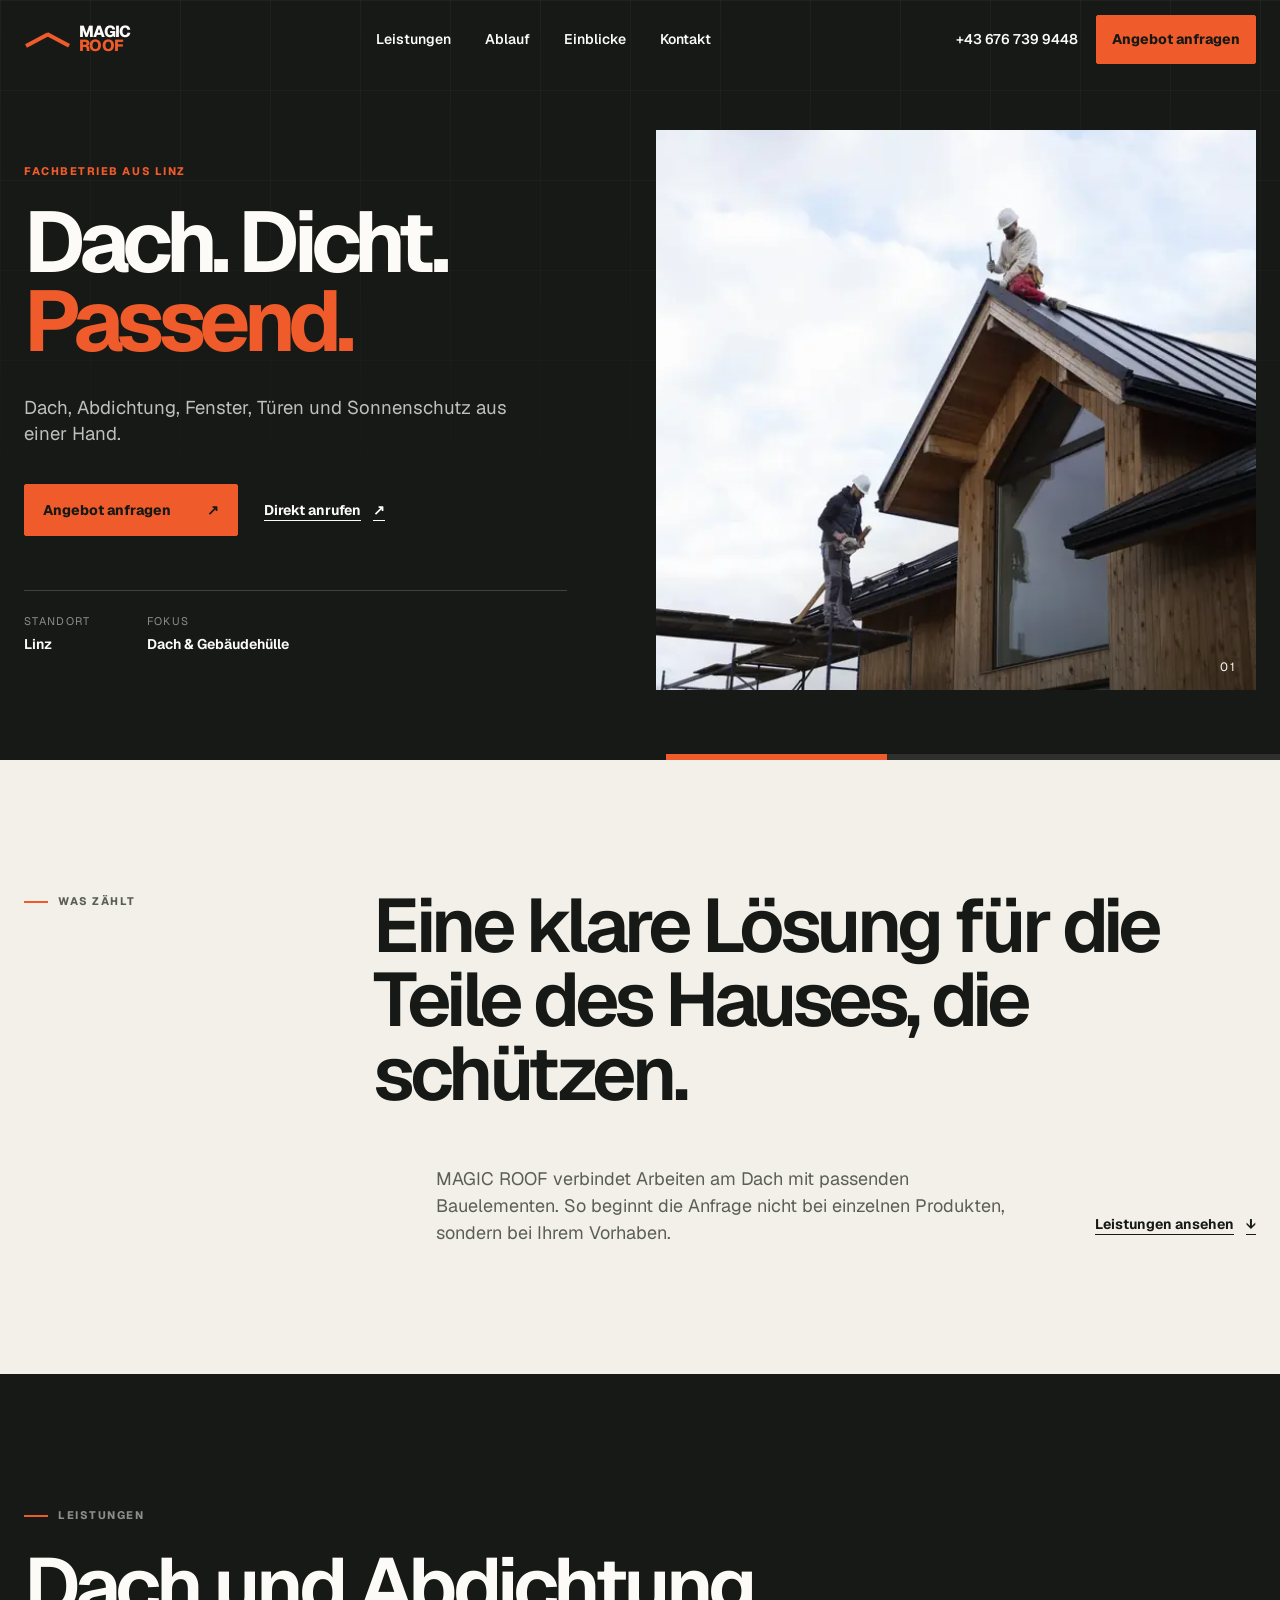
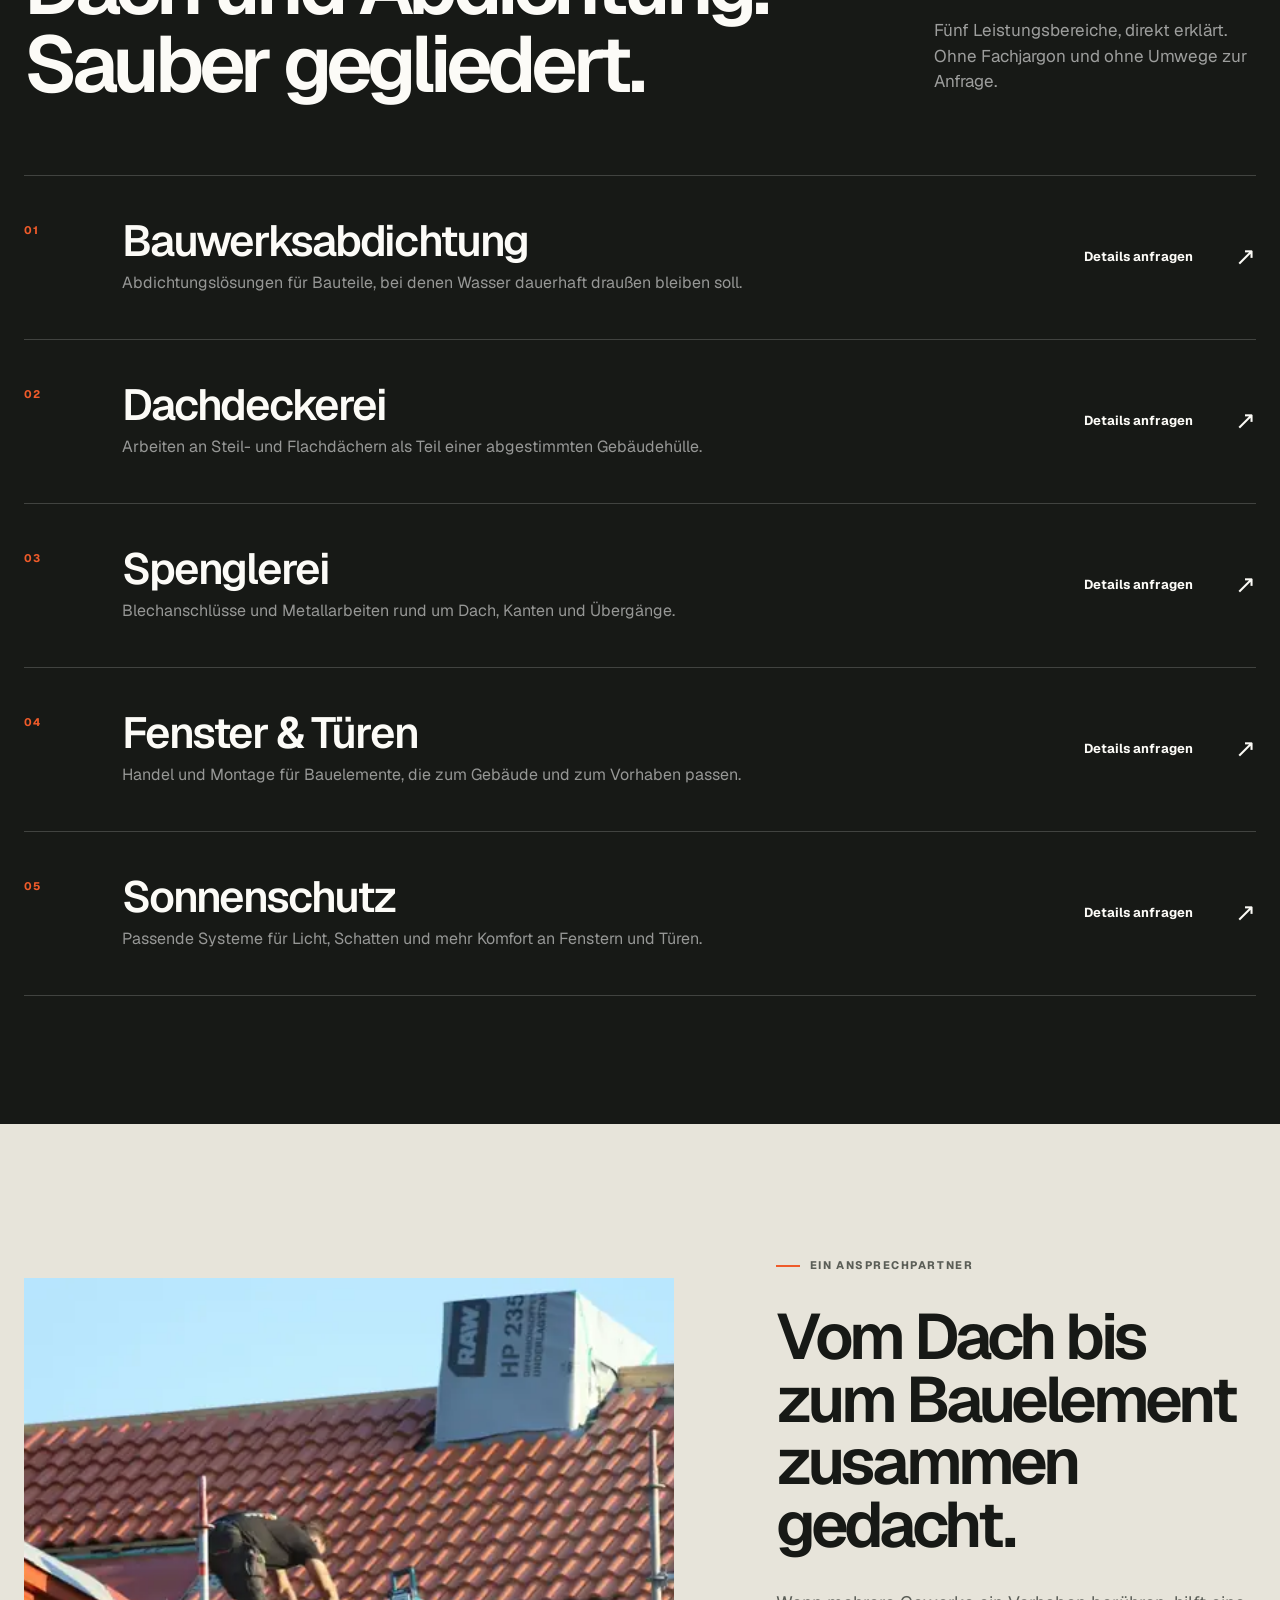
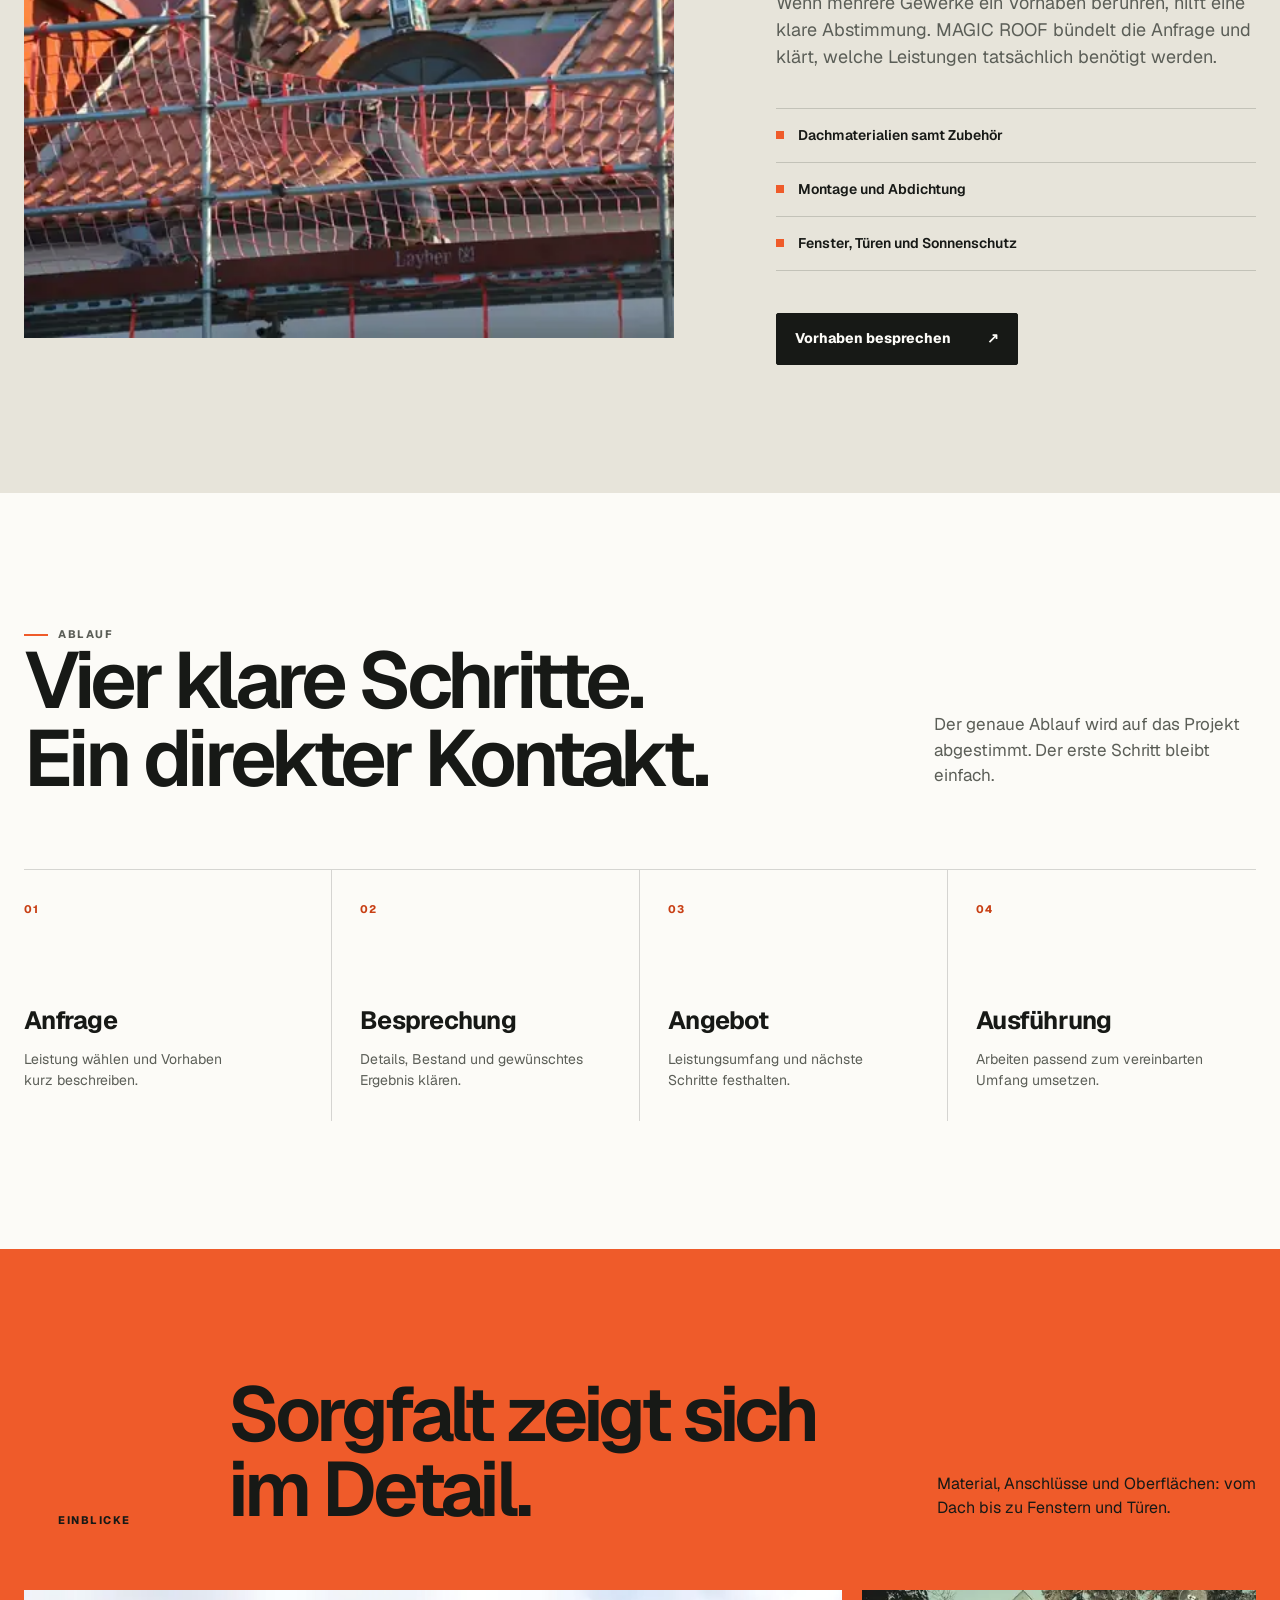
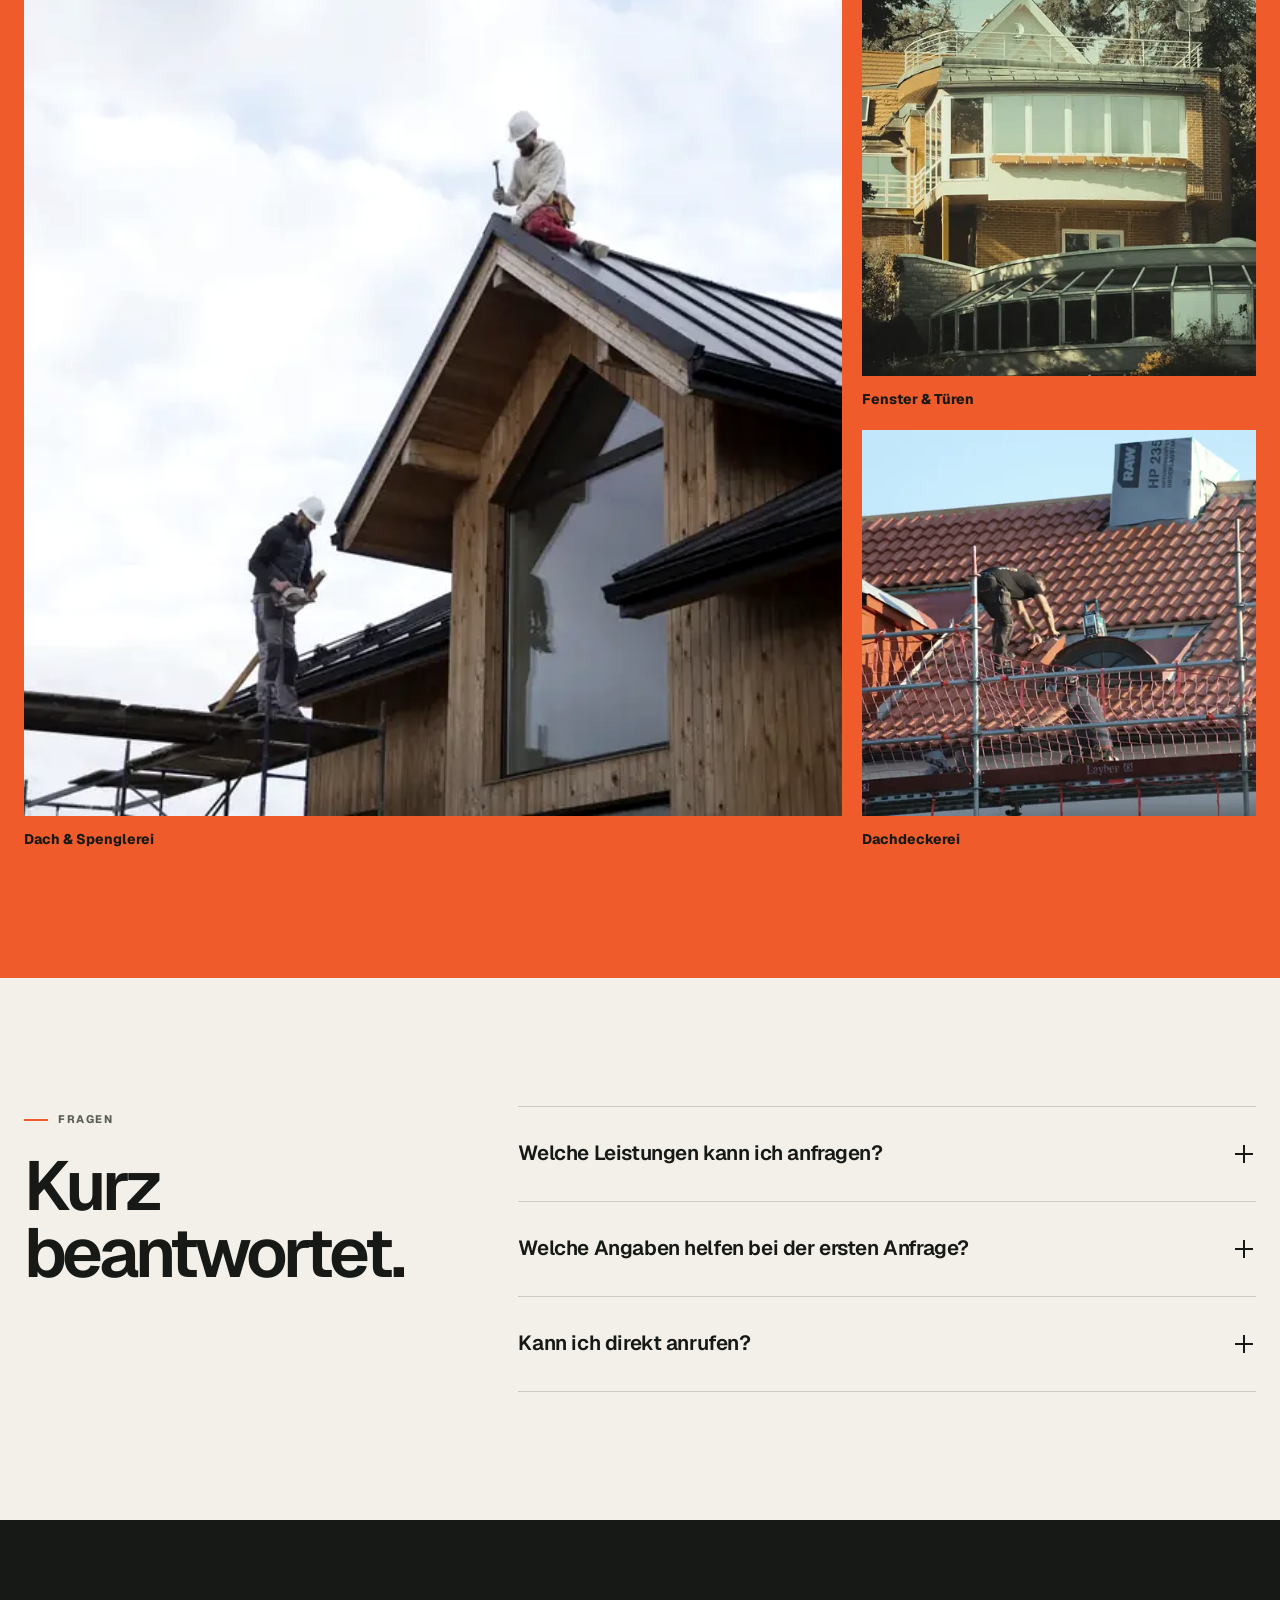
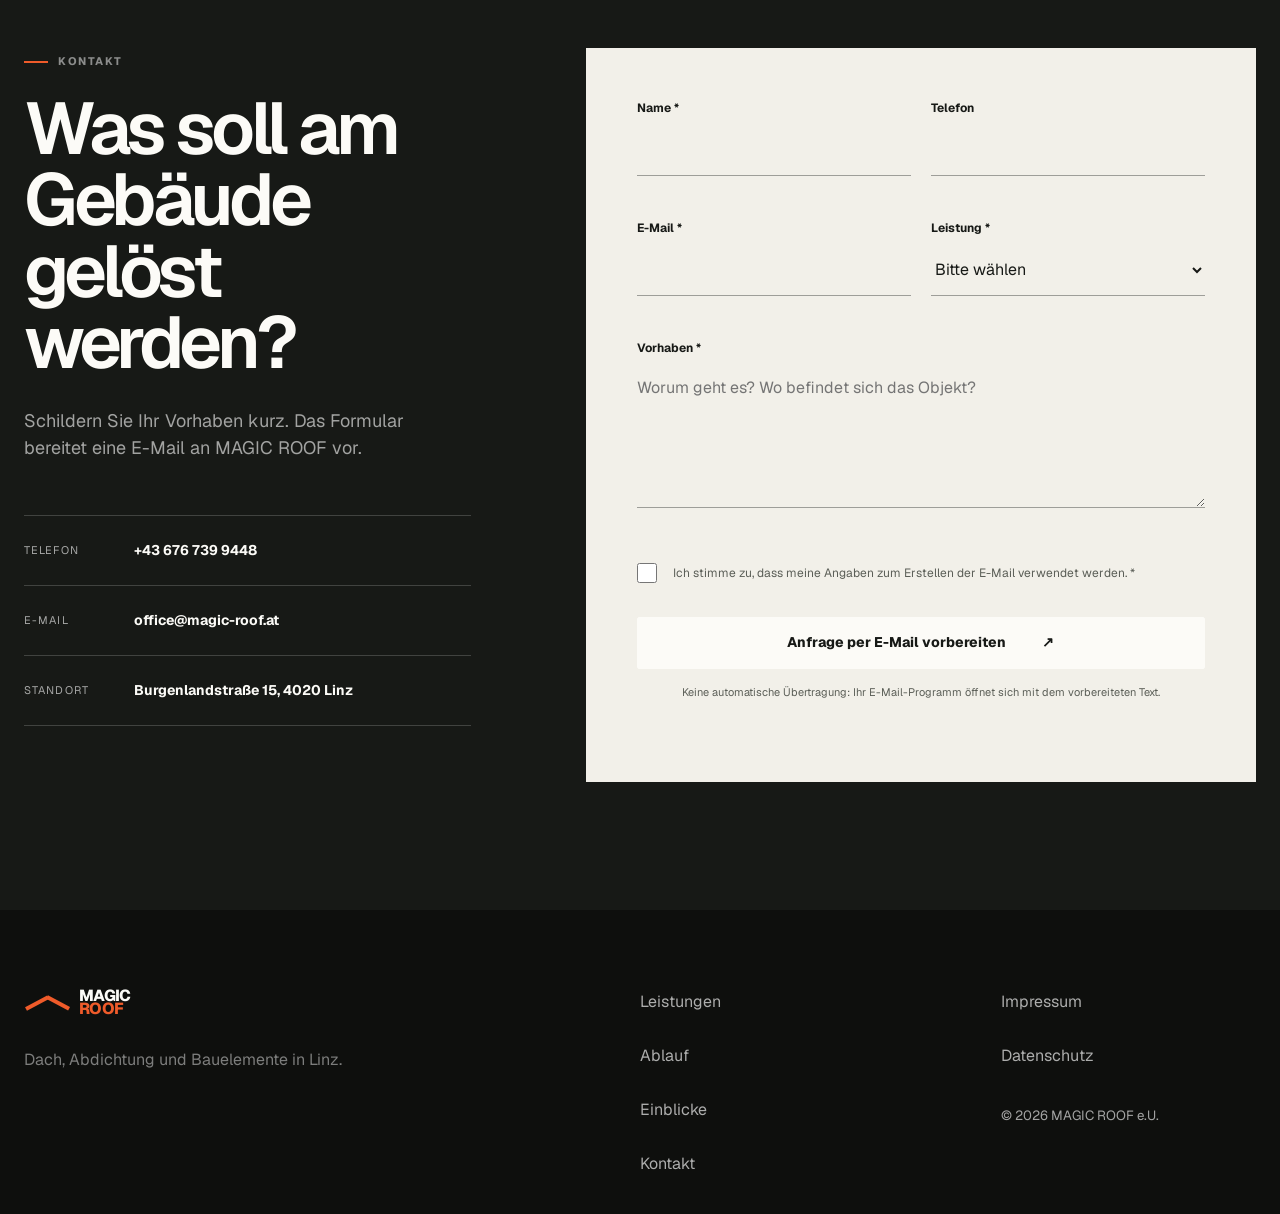
<file: index.html>
<!doctype html>
<html lang="de">
<head>
  <meta charset="utf-8">
  <meta name="viewport" content="width=device-width, initial-scale=1, viewport-fit=cover">
  <meta name="theme-color" content="#171916">
  <meta name="description" content="MAGIC ROOF e.U. in Linz: Bauwerksabdichtung, Dachdeckerei, Spenglerei, Fenster, Türen und Sonnenschutz. Jetzt Angebot anfragen.">
  <meta name="robots" content="noindex,nofollow">
  <meta http-equiv="Content-Security-Policy" content="default-src 'self'; img-src 'self'; style-src 'self'; script-src 'self'; connect-src 'none'; object-src 'none'; base-uri 'self'; form-action 'self' mailto:">
  <meta property="og:type" content="website">
  <meta property="og:locale" content="de_AT">
  <meta property="og:title" content="MAGIC ROOF e.U. | Dach, Abdichtung und Bauelemente in Linz">
  <meta property="og:description" content="Lösungen für Dach, Abdichtung, Fenster, Türen und Sonnenschutz in Linz.">
  <meta property="og:url" content="https://vasylian.com/magic-roof-concept/">
  <meta property="og:image" content="https://vasylian.com/magic-roof-concept/assets/images/roof-detail.webp">
  <meta name="twitter:card" content="summary_large_image">
  <link rel="canonical" href="https://vasylian.com/magic-roof-concept/">
  <link rel="icon" href="favicon.svg" type="image/svg+xml">
  <link rel="preload" href="assets/vendor/geist-latin.woff2" as="font" type="font/woff2" crossorigin>
  <link rel="preload" href="assets/images/roof-detail.webp" imagesrcset="assets/images/roof-detail-840.webp 840w, assets/images/roof-detail.webp 1200w" imagesizes="(max-width: 960px) calc(100vw - 28px), min(50vw, 746px)" as="image" type="image/webp" fetchpriority="high">
  <link rel="stylesheet" href="styles.css">
  <title>MAGIC ROOF e.U. | Dach, Abdichtung und Bauelemente in Linz</title>
  <script type="application/ld+json">
  {
    "@context": "https://schema.org",
    "@type": "HomeAndConstructionBusiness",
    "name": "MAGIC ROOF e.U.",
    "url": "https://vasylian.com/magic-roof-concept/",
    "email": "office@magic-roof.at",
    "telephone": "+436767399448",
    "address": {
      "@type": "PostalAddress",
      "streetAddress": "Burgenlandstraße 15",
      "postalCode": "4020",
      "addressLocality": "Linz",
      "addressCountry": "AT"
    }
  }
  </script>
</head>
<body>
  <a class="skip-link" href="#main">Zum Inhalt springen</a>
  <div class="scroll-progress" aria-hidden="true"><span></span></div>

  <header class="site-header" data-header>
    <div class="shell header-inner">
      <a class="brand" href="#top">
        <span class="brand-mark" aria-hidden="true"><i></i><i></i></span>
        <span class="brand-words"><b>MAGIC</b> <b>ROOF</b></span>
      </a>
      <nav class="desktop-nav" aria-label="Hauptnavigation">
        <a href="#leistungen">Leistungen</a>
        <a href="#ablauf">Ablauf</a>
        <a href="#projekte">Einblicke</a>
        <a href="#kontakt">Kontakt</a>
      </nav>
      <div class="header-actions">
        <a class="phone-link" href="tel:+436767399448" aria-label="MAGIC ROOF anrufen unter +43 676 739 9448">+43 676 739 9448</a>
        <a class="button button-small" href="#kontakt">Angebot anfragen</a>
        <button class="menu-button" type="button" aria-expanded="false" aria-controls="mobile-menu" aria-label="Menü öffnen">
          <span></span><span></span>
        </button>
      </div>
    </div>
  </header>

  <div class="mobile-menu" id="mobile-menu" inert hidden>
    <nav aria-label="Mobile Navigation">
      <a href="#leistungen"><span>01</span>Leistungen</a>
      <a href="#ablauf"><span>02</span>Ablauf</a>
      <a href="#projekte"><span>03</span>Einblicke</a>
      <a href="#kontakt"><span>04</span>Kontakt</a>
    </nav>
    <div class="mobile-menu-contact">
      <a href="tel:+436767399448">+43 676 739 9448</a>
      <a href="mailto:office@magic-roof.at">office@magic-roof.at</a>
    </div>
  </div>

  <main id="main">
    <section class="hero" id="top" aria-labelledby="hero-title">
      <div class="shell hero-grid">
        <div class="hero-copy">
          <p class="eyebrow hero-eyebrow"><span>Fachbetrieb aus Linz</span></p>
          <h1 id="hero-title">
            <span class="hero-line"><span>Dach. Dicht.</span></span>
            <span class="hero-line"><span>Passend.</span></span>
          </h1>
          <p class="hero-intro">Dach, Abdichtung, Fenster, Türen und Sonnenschutz aus einer Hand.</p>
          <div class="hero-actions">
            <a class="button" href="#kontakt">Angebot anfragen <span aria-hidden="true">↗</span></a>
            <a class="text-link" href="tel:+436767399448">Direkt anrufen <span aria-hidden="true">↗</span></a>
          </div>
          <dl class="hero-facts" aria-label="Kurzprofil">
            <div><dt>Standort</dt><dd>Linz</dd></div>
            <div><dt>Fokus</dt><dd>Dach &amp; Gebäudehülle</dd></div>
          </dl>
        </div>

        <figure class="hero-media" data-hero-media>
          <div class="image-wrap">
            <img src="assets/images/roof-detail.webp" srcset="assets/images/roof-detail-840.webp 840w, assets/images/roof-detail.webp 1200w" sizes="(max-width: 960px) calc(100vw - 28px), min(50vw, 746px)" width="1200" height="800" alt="Zwei Fachkräfte arbeiten an einem modernen Metalldach" fetchpriority="high">
            <span class="media-index" aria-hidden="true">01</span>
          </div>
        </figure>
      </div>
      <div class="hero-rule" aria-hidden="true"><span></span></div>
    </section>

    <section class="intro section" aria-labelledby="intro-title">
      <div class="shell intro-grid">
        <p class="section-label" data-reveal>Was zählt</p>
        <div>
          <h2 id="intro-title" class="display-title" data-reveal>Eine klare Lösung für die Teile des Hauses, die schützen.</h2>
          <div class="intro-bottom" data-reveal>
            <p>MAGIC ROOF verbindet Arbeiten am Dach mit passenden Bauelementen. So beginnt die Anfrage nicht bei einzelnen Produkten, sondern bei Ihrem Vorhaben.</p>
            <a class="text-link" href="#leistungen">Leistungen ansehen <span aria-hidden="true">↓</span></a>
          </div>
        </div>
      </div>
    </section>

    <section class="services section section-dark" id="leistungen" aria-labelledby="services-title">
      <div class="shell">
        <div class="section-heading">
          <div>
            <p class="section-label section-label-light" data-reveal>Leistungen</p>
            <h2 id="services-title" data-reveal>Dach und Abdichtung.<br>Sauber gegliedert.</h2>
          </div>
          <p class="heading-copy" data-reveal>Fünf Leistungsbereiche, direkt erklärt. Ohne Fachjargon und ohne Umwege zur Anfrage.</p>
        </div>

        <div class="service-list">
          <article class="service-item" data-reveal>
            <span class="service-number">01</span>
            <div><h3>Bauwerksabdichtung</h3><p>Abdichtungslösungen für Bauteile, bei denen Wasser dauerhaft draußen bleiben soll.</p></div>
            <a href="#kontakt" aria-label="Details anfragen - Bauwerksabdichtung"><span>Details anfragen</span><b aria-hidden="true">↗</b></a>
          </article>
          <article class="service-item" data-reveal>
            <span class="service-number">02</span>
            <div><h3>Dachdeckerei</h3><p>Arbeiten an Steil- und Flachdächern als Teil einer abgestimmten Gebäudehülle.</p></div>
            <a href="#kontakt" aria-label="Details anfragen - Dachdeckerei"><span>Details anfragen</span><b aria-hidden="true">↗</b></a>
          </article>
          <article class="service-item" data-reveal>
            <span class="service-number">03</span>
            <div><h3>Spenglerei</h3><p>Blechanschlüsse und Metallarbeiten rund um Dach, Kanten und Übergänge.</p></div>
            <a href="#kontakt" aria-label="Details anfragen - Spenglerei"><span>Details anfragen</span><b aria-hidden="true">↗</b></a>
          </article>
          <article class="service-item" data-reveal>
            <span class="service-number">04</span>
            <div><h3>Fenster &amp; Türen</h3><p>Handel und Montage für Bauelemente, die zum Gebäude und zum Vorhaben passen.</p></div>
            <a href="#kontakt" aria-label="Details anfragen - Fenster und Türen"><span>Details anfragen</span><b aria-hidden="true">↗</b></a>
          </article>
          <article class="service-item" data-reveal>
            <span class="service-number">05</span>
            <div><h3>Sonnenschutz</h3><p>Passende Systeme für Licht, Schatten und mehr Komfort an Fenstern und Türen.</p></div>
            <a href="#kontakt" aria-label="Details anfragen - Sonnenschutz"><span>Details anfragen</span><b aria-hidden="true">↗</b></a>
          </article>
        </div>
      </div>
    </section>

    <section class="focus section" aria-labelledby="focus-title">
      <div class="shell focus-grid">
        <figure class="focus-image" data-reveal>
          <img src="assets/images/roof-work.webp" srcset="assets/images/roof-work-720.webp 720w, assets/images/roof-work.webp 1800w" sizes="(max-width: 960px) calc(100vw - 36px), min(54vw, 817px)" width="1800" height="1200" decoding="async" alt="Fachkraft bei Arbeiten an einem Ziegeldach">
        </figure>
        <div class="focus-copy">
          <p class="section-label" data-reveal>Ein Ansprechpartner</p>
          <h2 id="focus-title" data-reveal>Vom Dach bis zum Bauelement zusammen gedacht.</h2>
          <p data-reveal>Wenn mehrere Gewerke ein Vorhaben berühren, hilft eine klare Abstimmung. MAGIC ROOF bündelt die Anfrage und klärt, welche Leistungen tatsächlich benötigt werden.</p>
          <ul class="check-list" data-reveal>
            <li><span aria-hidden="true"></span>Dachmaterialien samt Zubehör</li>
            <li><span aria-hidden="true"></span>Montage und Abdichtung</li>
            <li><span aria-hidden="true"></span>Fenster, Türen und Sonnenschutz</li>
          </ul>
          <a class="button button-dark" href="#kontakt" data-reveal>Vorhaben besprechen <span aria-hidden="true">↗</span></a>
        </div>
      </div>
    </section>

    <section class="process section" id="ablauf" aria-labelledby="process-title">
      <div class="shell">
        <div class="section-heading section-heading-light">
          <div>
            <p class="section-label" data-reveal>Ablauf</p>
            <h2 id="process-title" data-reveal>Vier klare Schritte.<br>Ein direkter Kontakt.</h2>
          </div>
          <p class="heading-copy" data-reveal>Der genaue Ablauf wird auf das Projekt abgestimmt. Der erste Schritt bleibt einfach.</p>
        </div>
        <ol class="process-list">
          <li data-reveal><span>01</span><h3>Anfrage</h3><p>Leistung wählen und Vorhaben kurz beschreiben.</p></li>
          <li data-reveal><span>02</span><h3>Besprechung</h3><p>Details, Bestand und gewünschtes Ergebnis klären.</p></li>
          <li data-reveal><span>03</span><h3>Angebot</h3><p>Leistungsumfang und nächste Schritte festhalten.</p></li>
          <li data-reveal><span>04</span><h3>Ausführung</h3><p>Arbeiten passend zum vereinbarten Umfang umsetzen.</p></li>
        </ol>
      </div>
    </section>

    <section class="projects section section-orange" id="projekte" aria-labelledby="projects-title">
      <div class="shell">
        <div class="projects-heading">
          <p class="section-label section-label-dark" data-reveal>Einblicke</p>
          <h2 id="projects-title" data-reveal>Sorgfalt zeigt sich im Detail.</h2>
          <p data-reveal>Material, Anschlüsse und Oberflächen: vom Dach bis zu Fenstern und Türen.</p>
        </div>
        <div class="project-gallery">
          <figure class="project project-wide" data-reveal>
            <img src="assets/images/roof-detail.webp" srcset="assets/images/roof-detail-840.webp 840w, assets/images/roof-detail.webp 1200w" sizes="(max-width: 960px) calc(100vw - 36px), min(64vw, 934px)" width="1200" height="800" decoding="async" alt="Metalldach an einem Holzhaus während der Montage">
            <figcaption><span>Dach &amp; Spenglerei</span></figcaption>
          </figure>
          <figure class="project" data-reveal>
            <img src="assets/images/house-windows.webp" srcset="assets/images/house-windows-720.webp 720w, assets/images/house-windows.webp 1500w" sizes="(max-width: 960px) calc(50vw - 28px), min(31vw, 466px)" width="1500" height="1000" decoding="async" alt="Wohnhaus mit großen Fensterflächen und Wintergarten">
            <figcaption><span>Fenster &amp; Türen</span></figcaption>
          </figure>
          <figure class="project" data-reveal>
            <img src="assets/images/roof-work.webp" srcset="assets/images/roof-work-720.webp 720w, assets/images/roof-work.webp 1800w" sizes="(max-width: 960px) calc(50vw - 28px), min(31vw, 466px)" width="1800" height="1200" decoding="async" alt="Arbeiten an einer Dachfläche mit roten Ziegeln">
            <figcaption><span>Dachdeckerei</span></figcaption>
          </figure>
        </div>
      </div>
    </section>

    <section class="faq section" aria-labelledby="faq-title">
      <div class="shell faq-grid">
        <div>
          <p class="section-label" data-reveal>Fragen</p>
          <h2 id="faq-title" data-reveal>Kurz beantwortet.</h2>
        </div>
        <div class="faq-list" data-reveal>
          <details>
            <summary>Welche Leistungen kann ich anfragen?<span aria-hidden="true"></span></summary>
            <p>Bauwerksabdichtung, Dachdeckerei, Spenglerei, Fenster, Türen und Sonnenschutz.</p>
          </details>
          <details>
            <summary>Welche Angaben helfen bei der ersten Anfrage?<span aria-hidden="true"></span></summary>
            <p>Die gewünschte Leistung, der Ort des Vorhabens und eine kurze Beschreibung. Fotos können anschließend per E-Mail ergänzt werden.</p>
          </details>
          <details>
            <summary>Kann ich direkt anrufen?<span aria-hidden="true"></span></summary>
            <p>Ja. Sie erreichen MAGIC ROOF unter <a href="tel:+436767399448">+43 676 739 9448</a>.</p>
          </details>
        </div>
      </div>
    </section>

    <section class="contact section section-dark" id="kontakt" aria-labelledby="contact-title">
      <div class="shell contact-grid">
        <div class="contact-copy">
          <p class="section-label section-label-light" data-reveal>Kontakt</p>
          <h2 id="contact-title" data-reveal>Was soll am Gebäude gelöst werden?</h2>
          <p data-reveal>Schildern Sie Ihr Vorhaben kurz. Das Formular bereitet eine E-Mail an MAGIC ROOF vor.</p>
          <div class="direct-contact" data-reveal>
            <div><small>Telefon</small><a href="tel:+436767399448"><strong>+43 676 739 9448</strong></a></div>
            <div><small>E-Mail</small><a href="mailto:office@magic-roof.at"><strong>office@magic-roof.at</strong></a></div>
            <div><small>Standort</small><a href="https://www.google.com/maps/search/?api=1&amp;query=Burgenlandstra%C3%9Fe%2015%2C%204020%20Linz" target="_blank" rel="noopener"><strong>Burgenlandstraße 15, 4020 Linz</strong></a></div>
          </div>
        </div>

        <form class="contact-form" data-contact-form data-reveal novalidate>
          <div class="form-row">
            <div class="field">
              <label for="name">Name *</label>
              <input id="name" name="name" type="text" autocomplete="name" enterkeyhint="next" required>
              <small class="field-error" id="name-error"></small>
            </div>
            <div class="field">
              <label for="phone">Telefon</label>
              <input id="phone" name="phone" type="tel" autocomplete="tel" inputmode="tel" enterkeyhint="next">
              <small class="field-error" id="phone-error"></small>
            </div>
          </div>
          <div class="form-row">
            <div class="field">
              <label for="email">E-Mail *</label>
              <input id="email" name="email" type="email" autocomplete="email" enterkeyhint="next" required>
              <small class="field-error" id="email-error"></small>
            </div>
            <div class="field">
              <label for="service">Leistung *</label>
              <select id="service" name="service" required>
                <option value="">Bitte wählen</option>
                <option>Bauwerksabdichtung</option>
                <option>Dachdeckerei</option>
                <option>Spenglerei</option>
                <option>Fenster & Türen</option>
                <option>Sonnenschutz</option>
                <option>Andere Anfrage</option>
              </select>
              <small class="field-error" id="service-error"></small>
            </div>
          </div>
          <div class="field">
            <label for="message">Vorhaben *</label>
            <textarea id="message" name="message" rows="5" enterkeyhint="enter" required placeholder="Worum geht es? Wo befindet sich das Objekt?"></textarea>
            <small class="field-error" id="message-error"></small>
          </div>
          <label class="checkbox" for="privacy">
            <input id="privacy" type="checkbox" name="privacy" required>
            <span>Ich stimme zu, dass meine Angaben zum Erstellen der E-Mail verwendet werden. *</span>
          </label>
          <small class="field-error" id="privacy-error" aria-live="polite"></small>
          <button class="button button-light" type="submit">Anfrage per E-Mail vorbereiten <span aria-hidden="true">↗</span></button>
          <p class="form-note">Keine automatische Übertragung: Ihr E-Mail-Programm öffnet sich mit dem vorbereiteten Text.</p>
          <p class="form-status" role="status" aria-live="polite"></p>
        </form>
      </div>
    </section>
  </main>

  <footer class="site-footer">
    <div class="shell footer-grid">
      <div>
        <a class="brand brand-footer" href="#top">
          <span class="brand-mark" aria-hidden="true"><i></i><i></i></span>
          <span class="brand-words"><b>MAGIC</b> <b>ROOF</b></span>
        </a>
        <p>Dach, Abdichtung und Bauelemente in Linz.</p>
      </div>
      <nav aria-label="Footer Navigation">
        <a href="#leistungen">Leistungen</a>
        <a href="#ablauf">Ablauf</a>
        <a href="#projekte">Einblicke</a>
        <a href="#kontakt">Kontakt</a>
      </nav>
      <div class="footer-legal">
        <a href="impressum.html" data-dialog-open="impressum">Impressum</a>
        <a href="datenschutz.html" data-dialog-open="datenschutz">Datenschutz</a>
        <small>© <span data-year></span> MAGIC ROOF e.U.</small>
      </div>
    </div>
  </footer>

  <div class="mobile-actions" aria-label="Schnellaktionen">
    <a href="tel:+436767399448">Anrufen</a>
    <a href="#kontakt">Angebot anfragen</a>
  </div>

  <dialog class="legal-dialog" id="impressum" aria-labelledby="impressum-title">
    <div class="dialog-inner">
      <button class="dialog-close" type="button" aria-label="Impressum schließen" data-dialog-close>Schließen</button>
      <p class="section-label">Impressum</p>
      <h2 id="impressum-title">MAGIC ROOF e.U.</h2>
      <p>Inhaber: Christoph Gerold Hilger<br>Burgenlandstraße 15<br>4020 Linz, Österreich</p>
      <p>Telefon: <a href="tel:+436767399448">+43 676 739 9448</a><br>E-Mail: <a href="mailto:office@magic-roof.at">office@magic-roof.at</a></p>
      <p>Firmenbuchnummer: FN 651617k<br>Firmenbuchgericht: Landesgericht Linz<br>UID: ATU80889736</p>
      <p>GISA-Zahlen: 38232626, 37334628</p>
    </div>
  </dialog>

  <dialog class="legal-dialog" id="datenschutz" aria-labelledby="datenschutz-title">
    <div class="dialog-inner">
      <button class="dialog-close" type="button" aria-label="Datenschutz schließen" data-dialog-close>Schließen</button>
      <p class="section-label">Datenschutz</p>
      <h2 id="datenschutz-title">Datenschutz&shy;erklärung</h2>
      <h3>Verantwortlicher</h3>
      <p>MAGIC ROOF e.U.<br>Inhaber: Christoph Gerold Hilger<br>Burgenlandstraße 15<br>4020 Linz, Österreich<br>E-Mail: <a href="mailto:office@magic-roof.at">office@magic-roof.at</a></p>
      <h3>Keine Analyse- oder Marketingdienste</h3>
      <p>Diese Website setzt keine Analyse- oder Marketing-Cookies und bindet keine externen Trackingdienste ein.</p>
      <h3>Kontaktformular</h3>
      <p>Das Kontaktformular überträgt und speichert keine Eingaben. Nach dem Absenden öffnet sich Ihr E-Mail-Programm mit einem vorbereiteten Text. Ihre Angaben erhalten wir erst, wenn Sie diese E-Mail selbst versenden.</p>
      <h3>Ihre Rechte</h3>
      <p>Sie haben das Recht auf Auskunft, Berichtigung, Löschung, Einschränkung der Verarbeitung, Datenübertragbarkeit und Widerspruch. Wenden Sie sich dazu an <a href="mailto:office@magic-roof.at">office@magic-roof.at</a>. Zudem können Sie Beschwerde bei der Österreichischen Datenschutzbehörde einlegen.</p>
    </div>
  </dialog>

  <script src="app.js" defer></script>
</body>
</html>
</file>
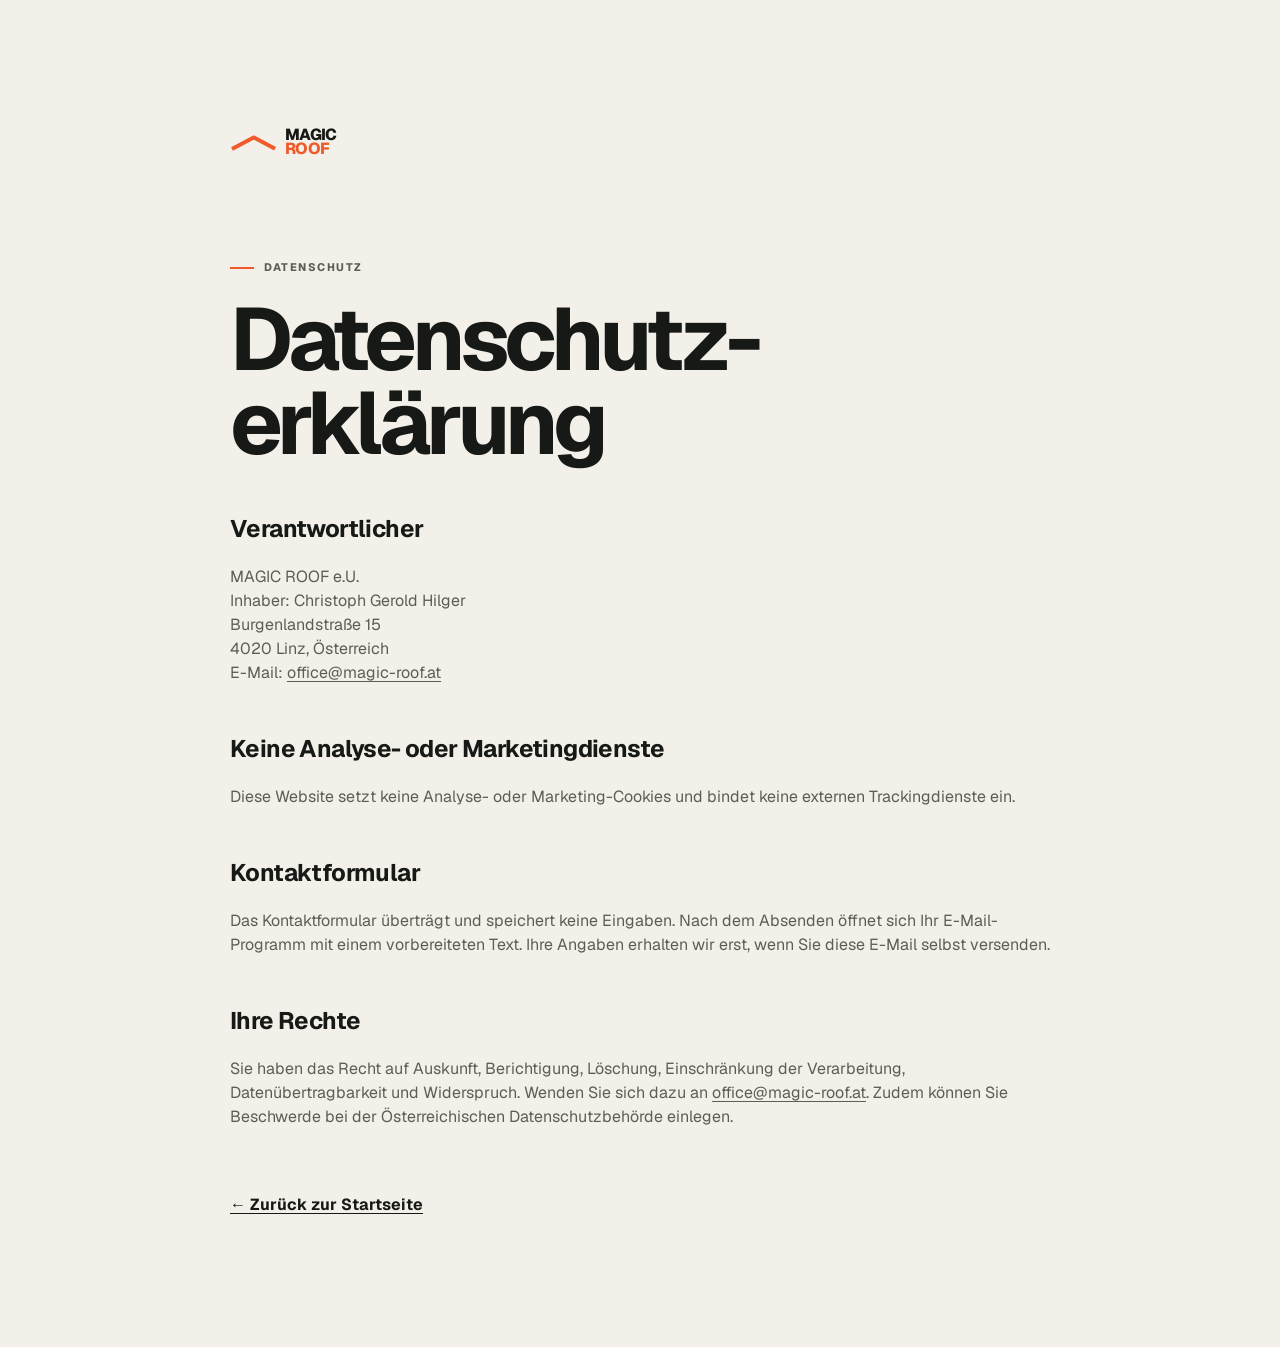
<file: datenschutz.html>
<!doctype html>
<html lang="de">
<head>
  <meta charset="utf-8">
  <meta name="viewport" content="width=device-width, initial-scale=1">
  <meta name="robots" content="noindex,nofollow">
  <meta name="theme-color" content="#171916">
  <meta name="description" content="Datenschutzerklärung von MAGIC ROOF e.U. in Linz: Cookies, Kontaktformular und Ihre Rechte.">
  <meta http-equiv="Content-Security-Policy" content="default-src 'self'; img-src 'self'; style-src 'self'; script-src 'none'; connect-src 'none'; object-src 'none'; base-uri 'self'">
  <meta property="og:type" content="website">
  <meta property="og:locale" content="de_AT">
  <meta property="og:title" content="Datenschutz | MAGIC ROOF e.U. Linz">
  <meta property="og:description" content="Datenschutzerklärung von MAGIC ROOF e.U. in Linz.">
  <meta property="og:url" content="https://vasylian.com/magic-roof-concept/datenschutz.html">
  <meta property="og:image" content="https://vasylian.com/magic-roof-concept/assets/images/roof-detail.webp">
  <meta name="twitter:card" content="summary_large_image">
  <link rel="canonical" href="https://vasylian.com/magic-roof-concept/datenschutz.html">
  <link rel="icon" href="favicon.svg" type="image/svg+xml">
  <link rel="stylesheet" href="styles.css">
  <title>Datenschutz | MAGIC ROOF e.U. Linz</title>
</head>
<body>
  <main class="legal-page">
    <div class="legal-page-inner">
      <a class="brand" href="./">
        <span class="brand-mark" aria-hidden="true"><i></i><i></i></span>
        <span class="brand-words"><b>MAGIC</b> <b>ROOF</b></span>
      </a>
      <p class="section-label">Datenschutz</p>
      <h1>Datenschutz&shy;erklärung</h1>
      <h2>Verantwortlicher</h2>
      <p>MAGIC ROOF e.U.<br>Inhaber: Christoph Gerold Hilger<br>Burgenlandstraße 15<br>4020 Linz, Österreich<br>E-Mail: <a href="mailto:office@magic-roof.at">office@magic-roof.at</a></p>
      <h2>Keine Analyse- oder Marketingdienste</h2>
      <p>Diese Website setzt keine Analyse- oder Marketing-Cookies und bindet keine externen Trackingdienste ein.</p>
      <h2>Kontaktformular</h2>
      <p>Das Kontaktformular überträgt und speichert keine Eingaben. Nach dem Absenden öffnet sich Ihr E-Mail-Programm mit einem vorbereiteten Text. Ihre Angaben erhalten wir erst, wenn Sie diese E-Mail selbst versenden.</p>
      <h2>Ihre Rechte</h2>
      <p>Sie haben das Recht auf Auskunft, Berichtigung, Löschung, Einschränkung der Verarbeitung, Datenübertragbarkeit und Widerspruch. Wenden Sie sich dazu an <a href="mailto:office@magic-roof.at">office@magic-roof.at</a>. Zudem können Sie Beschwerde bei der Österreichischen Datenschutzbehörde einlegen.</p>
      <a class="back-link" href="./">← Zurück zur Startseite</a>
    </div>
  </main>
</body>
</html>
</file>
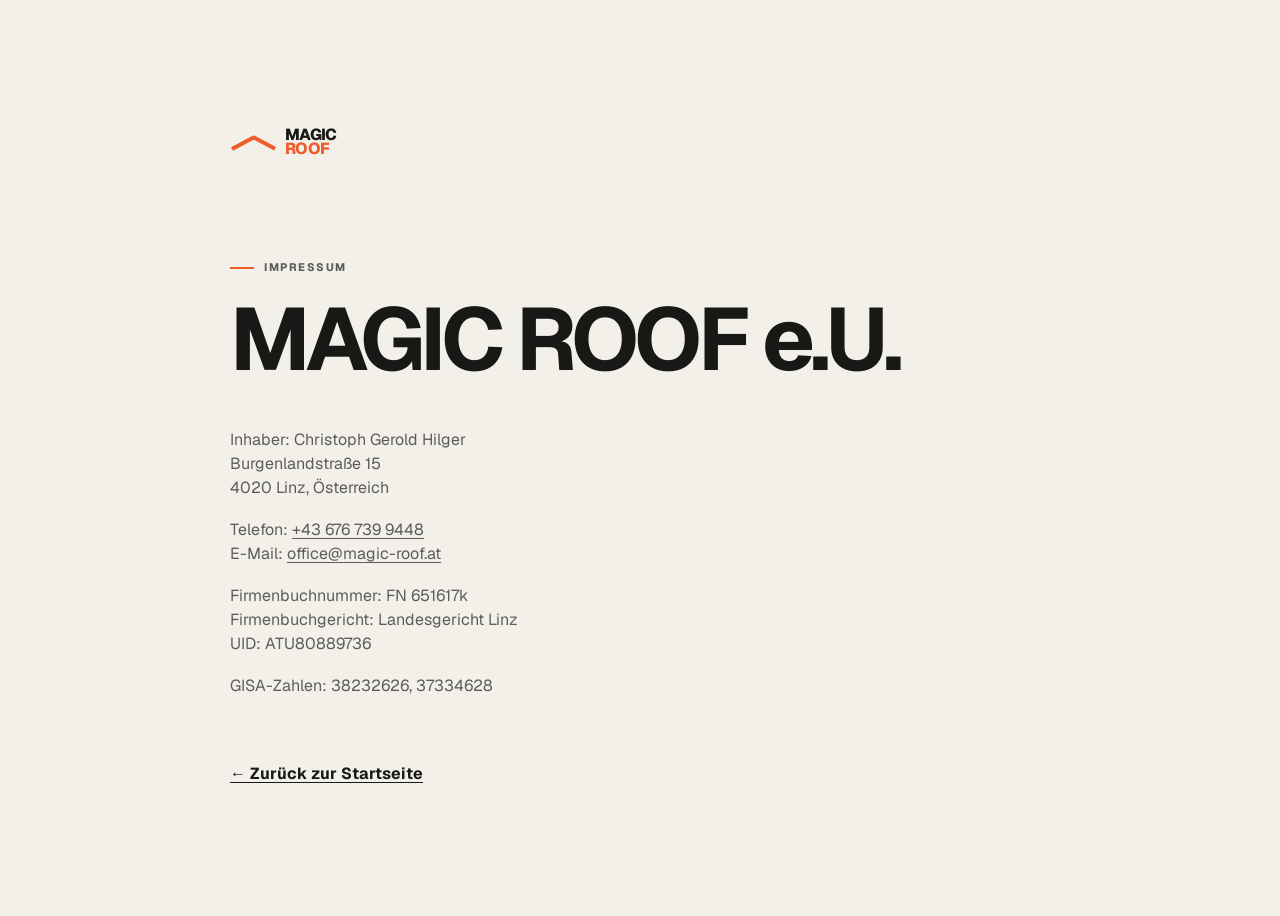
<file: impressum.html>
<!doctype html>
<html lang="de">
<head>
  <meta charset="utf-8">
  <meta name="viewport" content="width=device-width, initial-scale=1">
  <meta name="robots" content="noindex,nofollow">
  <meta name="theme-color" content="#171916">
  <meta name="description" content="Impressum, Unternehmensangaben und Kontaktdaten von MAGIC ROOF e.U. in Linz: Inhaber, Firmenbuchnummer, GISA-Zahlen und UID.">
  <meta http-equiv="Content-Security-Policy" content="default-src 'self'; img-src 'self'; style-src 'self'; script-src 'none'; connect-src 'none'; object-src 'none'; base-uri 'self'">
  <meta property="og:type" content="website">
  <meta property="og:locale" content="de_AT">
  <meta property="og:title" content="Impressum | MAGIC ROOF e.U. Linz">
  <meta property="og:description" content="Impressum und Unternehmensangaben von MAGIC ROOF e.U. in Linz.">
  <meta property="og:url" content="https://vasylian.com/magic-roof-concept/impressum.html">
  <meta property="og:image" content="https://vasylian.com/magic-roof-concept/assets/images/roof-detail.webp">
  <meta name="twitter:card" content="summary_large_image">
  <link rel="canonical" href="https://vasylian.com/magic-roof-concept/impressum.html">
  <link rel="icon" href="favicon.svg" type="image/svg+xml">
  <link rel="stylesheet" href="styles.css">
  <title>Impressum | MAGIC ROOF e.U. Linz</title>
</head>
<body>
  <main class="legal-page">
    <div class="legal-page-inner">
      <a class="brand" href="./">
        <span class="brand-mark" aria-hidden="true"><i></i><i></i></span>
        <span class="brand-words"><b>MAGIC</b> <b>ROOF</b></span>
      </a>
      <p class="section-label">Impressum</p>
      <h1>MAGIC ROOF e.U.</h1>
      <p>Inhaber: Christoph Gerold Hilger<br>Burgenlandstraße 15<br>4020 Linz, Österreich</p>
      <p>Telefon: <a href="tel:+436767399448">+43 676 739 9448</a><br>E-Mail: <a href="mailto:office@magic-roof.at">office@magic-roof.at</a></p>
      <p>Firmenbuchnummer: FN 651617k<br>Firmenbuchgericht: Landesgericht Linz<br>UID: ATU80889736</p>
      <p>GISA-Zahlen: 38232626, 37334628</p>
      <a class="back-link" href="./">← Zurück zur Startseite</a>
    </div>
  </main>
</body>
</html>
</file>
<file: styles.css>
@font-face {
  font-family: "Geist";
  src: url("assets/vendor/geist-latin.woff2") format("woff2");
  font-weight: 100 900;
  font-display: swap;
  unicode-range: U+0000-00FF, U+0131, U+0152-0153, U+02BB-02BC, U+02C6, U+02DA, U+02DC, U+0304, U+0308, U+0329, U+2000-206F, U+20AC, U+2122, U+2191, U+2193, U+2212, U+2215, U+FEFF, U+FFFD;
}

@font-face {
  font-family: "Geist";
  src: url("assets/vendor/geist-latin-ext.woff2") format("woff2");
  font-weight: 100 900;
  font-display: swap;
  unicode-range: U+0100-02BA, U+02BD-02C5, U+02C7-02CC, U+02CE-02D7, U+02DD-02FF, U+0304, U+0308, U+0329, U+1D00-1DBF, U+1E00-1E9F, U+1EF2-1EFF, U+2020, U+20A0-20AB, U+20AD-20C0, U+2113, U+2C60-2C7F, U+A720-A7FF;
}

:root {
  --ink: #171916;
  --ink-2: #242620;
  --paper: #f2f0e9;
  --paper-2: #e7e4da;
  --white: #fcfbf7;
  --muted: #5b5e57;
  --line: rgba(23, 25, 22, .17);
  --line-light: rgba(255, 255, 255, .18);
  --accent: #ef5b2a;
  --accent-dark: #c83f14;
  --focus: #ffb398;
  --shell: min(100% - 48px, 1420px);
  --section: clamp(96px, 10vw, 176px);
  --ease: cubic-bezier(.2, .75, .2, 1);
}

*, *::before, *::after { box-sizing: border-box; }

html {
  scroll-behavior: smooth;
  scroll-padding-top: 92px;
  background: var(--ink);
}

body {
  margin: 0;
  background: var(--paper);
  color: var(--ink);
  font-family: "Geist", Arial, sans-serif;
  font-size: 16px;
  line-height: 1.5;
  text-rendering: optimizeLegibility;
  -webkit-font-smoothing: antialiased;
  overflow-x: clip;
}

body.menu-open { overflow: hidden; }

button, input, textarea, select { font: inherit; }
button, a { -webkit-tap-highlight-color: transparent; }
a { color: inherit; }
img { display: block; max-width: 100%; }
figure, p, h1, h2, h3, dl, dd { margin: 0; }

:focus-visible {
  outline: 3px solid var(--focus);
  outline-offset: 4px;
}

.skip-link {
  position: fixed;
  z-index: 200;
  top: 12px;
  left: 12px;
  transform: translateY(-150%);
  background: var(--white);
  color: var(--ink);
  padding: 12px 18px;
  text-decoration: none;
  font-weight: 700;
  transition: transform .2s ease;
}

.skip-link:focus { transform: translateY(0); }
.shell { width: var(--shell); margin-inline: auto; }
.section { padding-block: var(--section); }

.scroll-progress {
  position: fixed;
  inset: 0 0 auto;
  z-index: 120;
  height: 3px;
  pointer-events: none;
}

.scroll-progress span {
  display: block;
  width: 100%;
  height: 100%;
  background: var(--accent);
  transform: scaleX(0);
  transform-origin: left center;
}

.site-header {
  position: fixed;
  inset: 0 0 auto;
  z-index: 100;
  color: var(--white);
  border-bottom: 1px solid transparent;
  transition: background .35s ease, border-color .35s ease;
}

.site-header.is-scrolled {
  background: rgba(23, 25, 22, .96);
  border-color: var(--line-light);
}

.header-inner {
  min-height: 78px;
  display: grid;
  grid-template-columns: auto 1fr auto;
  align-items: center;
  gap: 40px;
}

.brand {
  display: inline-flex;
  align-items: center;
  gap: 11px;
  min-height: 44px;
  width: max-content;
  text-decoration: none;
}

.brand-mark {
  position: relative;
  width: 44px;
  height: 32px;
  display: block;
}

.brand-mark i {
  position: absolute;
  width: 25px;
  height: 4px;
  background: var(--accent);
  transform-origin: left center;
}

.brand-mark i:first-child { left: 2px; top: 21px; transform: rotate(-28deg); }
.brand-mark i:last-child { left: 23px; top: 9px; transform: rotate(28deg); }

.brand-words { display: grid; line-height: .85; letter-spacing: -.04em; }
.brand-words b { font-size: 16px; font-weight: 800; }
.brand-words b:last-child { color: var(--accent); }

.desktop-nav { justify-self: center; display: flex; gap: 34px; }
.desktop-nav a,
.phone-link {
  font-size: 14px;
  font-weight: 570;
  text-decoration: none;
  transition: color .2s ease;
}

.desktop-nav a:hover,
.phone-link:hover { color: var(--accent); }
.header-actions { display: flex; align-items: center; gap: 18px; }

.button {
  min-height: 52px;
  display: inline-flex;
  align-items: center;
  justify-content: center;
  gap: 36px;
  border: 1px solid var(--accent);
  border-radius: 2px;
  background: var(--accent);
  color: #171916;
  padding: 13px 18px;
  font-size: 14px;
  font-weight: 760;
  text-decoration: none;
  cursor: pointer;
  transition: background .25s ease, color .25s ease, transform .25s var(--ease), border-color .25s ease;
}

.button:hover { background: var(--white); border-color: var(--white); transform: translateY(-2px); }
.button-small { min-height: 44px; gap: 10px; padding-inline: 15px; }
.button-dark { background: var(--ink); border-color: var(--ink); color: var(--white); }
.button-dark:hover { background: var(--accent); border-color: var(--accent); color: var(--ink); }
.button-light { background: var(--white); border-color: var(--white); color: var(--ink); }
.button-light:hover { background: var(--accent); border-color: var(--accent); }

.text-link {
  min-height: 44px;
  width: max-content;
  display: inline-flex;
  align-items: center;
  gap: 12px;
  color: inherit;
  font-size: 14px;
  font-weight: 680;
  text-underline-offset: 5px;
}

.text-link span { transition: transform .25s var(--ease); }
.text-link:hover span { transform: translate(3px, -3px); }

.menu-button {
  display: none;
  width: 48px;
  height: 48px;
  padding: 0;
  border: 0;
  background: transparent;
  color: inherit;
  cursor: pointer;
}

.menu-button span {
  display: block;
  width: 26px;
  height: 2px;
  margin: 6px auto;
  background: currentColor;
  transition: transform .3s var(--ease);
}

.menu-button[aria-expanded="true"] span:first-child { transform: translateY(4px) rotate(45deg); }
.menu-button[aria-expanded="true"] span:last-child { transform: translateY(-4px) rotate(-45deg); }

.mobile-menu {
  position: fixed;
  z-index: 90;
  inset: 0;
  display: none;
  flex-direction: column;
  justify-content: center;
  background: var(--ink);
  color: var(--white);
  padding: 96px 24px 42px;
  visibility: hidden;
  opacity: 0;
  transition: opacity .24s ease, visibility .24s ease;
}

.mobile-menu.is-open { visibility: visible; opacity: 1; }

.mobile-menu nav { display: grid; }
.mobile-menu nav a {
  display: grid;
  grid-template-columns: 38px 1fr;
  align-items: baseline;
  min-height: 68px;
  border-bottom: 1px solid var(--line-light);
  font-size: clamp(34px, 10vw, 58px);
  font-weight: 690;
  letter-spacing: -.05em;
  text-decoration: none;
  transform: translateY(16px);
  opacity: 0;
  transition: transform .38s var(--ease), opacity .3s ease;
}
.mobile-menu.is-open nav a { transform: translateY(0); opacity: 1; }
.mobile-menu.is-open nav a:nth-child(2) { transition-delay: .035s; }
.mobile-menu.is-open nav a:nth-child(3) { transition-delay: .07s; }
.mobile-menu.is-open nav a:nth-child(4) { transition-delay: .105s; }
.mobile-menu nav span { font-size: 11px; letter-spacing: .08em; color: var(--accent); }
.mobile-menu-contact { display: grid; gap: 7px; margin-top: 40px; }
.mobile-menu-contact a { min-height: 44px; display: flex; align-items: center; text-decoration: none; }

.hero {
  position: relative;
  min-height: 760px;
  padding: 130px 0 70px;
  display: flex;
  align-items: stretch;
  overflow: hidden;
  background: var(--ink);
  color: var(--white);
}

.hero::before {
  content: "";
  position: absolute;
  inset: 0;
  pointer-events: none;
  background-image: linear-gradient(rgba(255,255,255,.035) 1px, transparent 1px), linear-gradient(90deg, rgba(255,255,255,.035) 1px, transparent 1px);
  background-size: 90px 90px;
  mask-image: linear-gradient(to bottom, black, transparent 80%);
}

.hero-grid {
  position: relative;
  z-index: 1;
  display: grid;
  grid-template-columns: minmax(0, .95fr) minmax(500px, 1.05fr);
  gap: clamp(36px, 7vw, 112px);
  align-items: center;
}

.eyebrow, .section-label {
  font-size: 11px;
  line-height: 1.2;
  font-weight: 760;
  letter-spacing: .14em;
  text-transform: uppercase;
}

.eyebrow { color: var(--accent); margin-bottom: 28px; overflow: hidden; }
.eyebrow span { display: inline-block; }
.hero h1 {
  max-width: 780px;
  font-size: clamp(72px, 6.7vw, 128px);
  line-height: .84;
  letter-spacing: -.075em;
  font-weight: 680;
}

.hero-line { display: block; overflow: hidden; padding-right: .08em; padding-bottom: .07em; white-space: nowrap; }
.hero-line > span { display: block; animation: hero-line-settle .62s var(--ease) both; }
.hero-line:last-child > span { animation-delay: .07s; }
.hero-line:last-child > span { color: var(--accent); }

.hero-intro {
  max-width: 510px;
  margin-top: 31px;
  font-size: clamp(18px, 1.45vw, 23px);
  line-height: 1.42;
  color: rgba(255,255,255,.72);
}

.hero-actions { display: flex; align-items: center; gap: 26px; margin-top: 38px; }
.hero-facts {
  display: flex;
  gap: 56px;
  margin-top: 54px;
  padding-top: 22px;
  border-top: 1px solid var(--line-light);
}
.hero-facts div { display: grid; gap: 4px; }
.hero-facts dt { color: rgba(255,255,255,.5); font-size: 11px; text-transform: uppercase; letter-spacing: .12em; }
.hero-facts dd { font-size: 14px; font-weight: 650; }

.hero-media { align-self: stretch; display: grid; grid-template-rows: 1fr auto; min-height: 560px; }
.image-wrap { position: relative; overflow: hidden; background: var(--ink-2); }
.image-wrap::after {
  content: "";
  position: absolute;
  inset: 0;
  background: linear-gradient(145deg, transparent 55%, rgba(23,25,22,.42));
  pointer-events: none;
}
.hero-media img { width: 100%; height: 100%; object-fit: cover; object-position: 54% center; transform: scale(1.02); }
.hero-media figcaption,
.focus-image figcaption {
  padding-top: 12px;
  color: rgba(255,255,255,.48);
  font-size: 11px;
  line-height: 1.45;
}
.media-index { position: absolute; z-index: 1; right: 20px; bottom: 14px; color: var(--white); font-size: 12px; letter-spacing: .12em; }
.hero-rule { position: absolute; z-index: 2; right: 0; bottom: 0; width: 48%; height: 6px; background: rgba(255,255,255,.1); }
.hero-rule span { display: block; width: 36%; height: 100%; background: var(--accent); }

.intro-grid { display: grid; grid-template-columns: minmax(130px, .28fr) 1fr; gap: clamp(40px, 8vw, 130px); }
.section-label { padding-top: 7px; color: var(--muted); }
.section-label::before { content: ""; display: inline-block; width: 24px; height: 2px; margin-right: 10px; vertical-align: middle; background: var(--accent); }
.display-title,
.section-heading h2,
.focus-copy h2,
.projects-heading h2,
.faq h2,
.contact h2 {
  font-size: clamp(48px, 5.9vw, 96px);
  line-height: .98;
  letter-spacing: -.06em;
  font-weight: 620;
}
.display-title { max-width: 1150px; }
.intro-bottom { max-width: 820px; margin: 55px 0 0 auto; display: grid; grid-template-columns: 1fr auto; gap: 60px; align-items: end; }
.intro-bottom p { max-width: 570px; color: var(--muted); font-size: 18px; }

.section-dark { background: var(--ink); color: var(--white); }
.section-heading { display: grid; grid-template-columns: minmax(0, 1fr) minmax(280px, .38fr); gap: 64px; align-items: end; margin-bottom: 72px; }
.section-heading h2 { font-size: clamp(54px, 6.2vw, 98px); }
.section-label-light { color: rgba(255,255,255,.5); margin-bottom: 25px; }
.section-label-dark { color: var(--ink); }
.heading-copy { max-width: 410px; padding-bottom: 8px; color: rgba(255,255,255,.58); font-size: 17px; }
.section-heading-light .heading-copy { color: var(--muted); }

.service-list { border-top: 1px solid var(--line-light); }
.service-item {
  position: relative;
  display: grid;
  grid-template-columns: 70px minmax(0, 1fr) auto;
  align-items: center;
  gap: 28px;
  min-height: 164px;
  border-bottom: 1px solid var(--line-light);
  overflow: hidden;
}
.service-item::before {
  content: "";
  position: absolute;
  inset: auto 0 0;
  height: 100%;
  background: var(--accent);
  transform: translateY(101%);
  transition: transform .45s var(--ease);
}
.service-item:hover::before,
.service-item:focus-within::before { transform: translateY(0); }
.service-item > * { position: relative; z-index: 1; }
.service-number { align-self: start; padding-top: 46px; color: var(--accent); font-size: 11px; font-weight: 730; letter-spacing: .1em; transition: color .3s ease; }
.service-item h3 {
  font-size: clamp(30px, 3.4vw, 53px);
  line-height: 1;
  letter-spacing: -.045em;
  font-weight: 580;
  overflow-wrap: anywhere;
  hyphens: auto;
}
.service-item p { max-width: 640px; margin-top: 9px; color: rgba(255,255,255,.55); transition: color .3s ease; }
.service-item a { min-height: 48px; display: flex; align-items: center; gap: 42px; text-decoration: none; font-size: 13px; font-weight: 700; }
.service-item a b { font-size: 25px; font-weight: 400; transition: transform .3s var(--ease); }
.service-item:hover .service-number,
.service-item:focus-within .service-number,
.service-item:hover p,
.service-item:focus-within p { color: var(--ink); }
.service-item:hover a b,
.service-item:focus-within a b { transform: translate(4px, -4px); }

.focus { background: var(--paper-2); }
.focus-grid { display: grid; grid-template-columns: minmax(0, 1.15fr) minmax(400px, .85fr); gap: clamp(50px, 8vw, 130px); align-items: center; }
.focus-image { min-height: 660px; display: grid; grid-template-rows: 1fr auto; }
.focus-image img { width: 100%; height: 100%; min-height: 630px; object-fit: cover; object-position: center; }
.focus-image figcaption { color: var(--muted); }
.focus-copy .section-label { margin-bottom: 34px; }
.focus-copy h2 { font-size: clamp(46px, 5vw, 78px); }
.focus-copy > p:not(.section-label) { max-width: 610px; margin-top: 32px; color: var(--muted); font-size: 18px; }
.check-list { display: grid; gap: 0; margin: 38px 0 42px; padding: 0; list-style: none; border-top: 1px solid var(--line); }
.check-list li { min-height: 54px; display: flex; align-items: center; gap: 14px; border-bottom: 1px solid var(--line); font-size: 14px; font-weight: 610; }
.check-list span { width: 8px; height: 8px; background: var(--accent); }

.process { background: var(--white); }
.process-list { display: grid; grid-template-columns: repeat(4, 1fr); padding: 0; margin: 0; list-style: none; border-top: 1px solid var(--line); }
.process-list li { min-height: 250px; padding: 26px 28px 30px 0; border-right: 1px solid var(--line); }
.process-list li:not(:first-child) { padding-left: 28px; }
.process-list li:last-child { border-right: 0; }
.process-list span { color: var(--accent-dark); font-size: 11px; font-weight: 750; letter-spacing: .1em; }
.process-list h3 { margin-top: 82px; font-size: 25px; letter-spacing: -.03em; }
.process-list p { max-width: 230px; margin-top: 10px; color: var(--muted); font-size: 14px; }

.section-orange { background: var(--accent); color: var(--ink); }
.projects-heading { display: grid; grid-template-columns: .24fr minmax(0, 1fr) .48fr; gap: 44px; align-items: end; margin-bottom: 62px; }
.projects-heading h2 { max-width: 780px; font-size: clamp(52px, 6vw, 92px); }
.projects-heading > p:last-child { max-width: 410px; padding-bottom: 8px; font-size: 16px; }
.project-gallery { display: grid; grid-template-columns: 1.35fr .65fr; gap: 20px; }
.project { min-height: 420px; display: grid; grid-template-rows: 1fr auto; }
.project-wide { grid-row: span 2; min-height: 860px; }
.project img { width: 100%; height: 100%; min-height: 360px; object-fit: cover; filter: saturate(.78) contrast(1.04); transition: filter .45s ease, transform .6s var(--ease); }
.project-wide img { min-height: 800px; }
.project figcaption { display: flex; justify-content: space-between; gap: 20px; padding-top: 13px; }
.project figcaption span { font-size: 14px; font-weight: 760; }
.project figcaption small { font-size: 10px; text-align: right; text-transform: uppercase; letter-spacing: .08em; }
.project:hover img { filter: saturate(1) contrast(1.02); }

.faq { background: var(--paper); }
.faq-grid { display: grid; grid-template-columns: .45fr 1fr; gap: clamp(50px, 9vw, 150px); }
.faq h2 { margin-top: 26px; font-size: clamp(52px, 5.4vw, 84px); }
.faq-list { border-top: 1px solid var(--line); }
.faq details { border-bottom: 1px solid var(--line); }
.faq summary {
  min-height: 94px;
  display: flex;
  align-items: center;
  justify-content: space-between;
  gap: 24px;
  cursor: pointer;
  font-size: clamp(18px, 1.6vw, 24px);
  font-weight: 620;
  letter-spacing: -.02em;
  list-style: none;
}
.faq summary::-webkit-details-marker { display: none; }
.faq summary span { position: relative; flex: 0 0 24px; width: 24px; height: 24px; }
.faq summary span::before,
.faq summary span::after { content: ""; position: absolute; top: 11px; left: 3px; width: 18px; height: 2px; background: var(--ink); transition: transform .25s ease; }
.faq summary span::after { transform: rotate(90deg); }
.faq details[open] summary span::after { transform: rotate(0deg); }
.faq details p { max-width: 700px; padding: 0 48px 30px 0; color: var(--muted); }
.faq details a { text-underline-offset: 3px; }

.contact-grid { display: grid; grid-template-columns: minmax(0, .8fr) minmax(520px, 1.2fr); gap: clamp(60px, 9vw, 150px); }
.contact-copy h2 { margin-top: 25px; font-size: clamp(54px, 5.7vw, 88px); }
.contact-copy > p:not(.section-label) { max-width: 570px; margin-top: 28px; color: rgba(255,255,255,.6); font-size: 18px; }
.direct-contact { display: grid; margin-top: 54px; border-top: 1px solid var(--line-light); }
.direct-contact > div { display: grid; grid-template-columns: 110px 1fr; align-items: center; min-height: 70px; border-bottom: 1px solid var(--line-light); }
.direct-contact a { min-height: 44px; display: flex; align-items: center; text-decoration: none; }
.direct-contact small { color: rgba(255,255,255,.62); font-size: 11px; text-transform: uppercase; letter-spacing: .1em; }
.direct-contact strong { font-size: 14px; overflow-wrap: anywhere; }

.contact-form { align-self: start; padding: clamp(28px, 4vw, 58px); background: var(--paper); color: var(--ink); }
.form-row { display: grid; grid-template-columns: 1fr 1fr; gap: 20px; }
.field { display: grid; gap: 8px; margin-bottom: 20px; }
.field label { font-size: 12px; font-weight: 700; }
.field input,
.field textarea,
.field select {
  width: 100%;
  min-height: 51px;
  border: 0;
  border-bottom: 1px solid rgba(23,25,22,.38);
  border-radius: 0;
  background: transparent;
  color: var(--ink);
  padding: 11px 0;
  outline: none;
  transition: border-color .2s ease, box-shadow .2s ease;
}
.field textarea { min-height: 116px; resize: vertical; }
.field input:focus,
.field textarea:focus,
.field select:focus { border-color: var(--accent-dark); box-shadow: 0 2px 0 var(--accent-dark); }
.field [aria-invalid="true"] { border-color: #a32616; }
.field-error { min-height: 15px; color: #8d2518; font-size: 11px; }
.checkbox { display: grid; grid-template-columns: 24px 1fr; gap: 12px; align-items: center; min-height: 44px; cursor: pointer; font-size: 12px; color: var(--muted); user-select: none; }
.checkbox input { width: 20px; height: 20px; margin: 0; cursor: pointer; accent-color: var(--accent-dark); }
.contact-form .button { width: 100%; margin-top: 22px; }
.form-note { margin-top: 15px; color: var(--muted); font-size: 11px; text-align: center; }
.form-status { min-height: 23px; margin-top: 8px; color: var(--accent-dark); font-size: 12px; font-weight: 650; text-align: center; }

.site-footer { padding: 70px 0 28px; background: #0e0f0d; color: var(--white); }
.footer-grid { display: grid; grid-template-columns: 1fr .55fr .45fr; gap: 50px; }
.brand-footer { margin-bottom: 24px; }
.footer-grid > div:first-child p { color: rgba(255,255,255,.46); }
.footer-grid nav,
.footer-legal { display: grid; align-content: start; gap: 10px; }
.footer-grid nav a,
.footer-legal a { min-height: 44px; width: max-content; display: flex; align-items: center; color: rgba(255,255,255,.66); background: none; border: 0; padding: 0; text-decoration: none; cursor: pointer; }
.footer-grid nav a:hover,
.footer-legal a:hover { color: var(--accent); }
.footer-legal small { margin-top: 18px; color: rgba(255,255,255,.62); }
.concept-note { margin-top: 58px; padding-top: 18px; border-top: 1px solid var(--line-light); color: rgba(255,255,255,.62); font-size: 10px; letter-spacing: .03em; }

.mobile-actions { display: none; }

.legal-dialog {
  width: min(100% - 32px, 700px);
  max-height: min(86vh, 760px);
  border: 0;
  padding: 0;
  background: var(--paper);
  color: var(--ink);
  box-shadow: 0 30px 90px rgba(0,0,0,.4);
}
.legal-dialog::backdrop { background: rgba(0,0,0,.74); backdrop-filter: blur(5px); }
.dialog-inner { position: relative; padding: clamp(28px, 6vw, 68px); }
.dialog-inner h2 { margin: 22px 0 30px; font-size: clamp(38px, 7vw, 68px); line-height: .96; letter-spacing: -.05em; }
.dialog-inner p { margin-top: 18px; color: var(--muted); }
.dialog-inner h3 { margin-top: 28px; font-size: 18px; letter-spacing: -.02em; }
.dialog-inner h3 + p { margin-top: 8px; }
.dialog-inner a { text-underline-offset: 3px; }
.dialog-close { position: absolute; top: 18px; right: 18px; min-height: 44px; border: 0; background: transparent; cursor: pointer; font-size: 12px; font-weight: 700; }
.dialog-note { padding-top: 18px; border-top: 1px solid var(--line); font-size: 12px; }

.legal-page {
  min-height: 100vh;
  padding: 120px 0;
  background: var(--paper);
}
.legal-page-inner { width: min(100% - 32px, 820px); margin-inline: auto; }
.legal-page .brand { margin-bottom: 72px; color: var(--ink); }
.legal-page h1 { margin: 24px 0 46px; font-size: clamp(48px, 8vw, 88px); line-height: .95; letter-spacing: -.055em; }
.legal-page h2 { margin: 46px 0 12px; font-size: 24px; letter-spacing: -.025em; }
.legal-page p { margin-top: 18px; color: var(--muted); }
.legal-page a { text-underline-offset: 3px; }
.back-link { display: inline-flex; align-items: center; min-height: 44px; margin-top: 54px; font-weight: 700; }

@keyframes hero-line-settle {
  from { transform: translateY(14%); }
  to { transform: translateY(0); }
}

@media (max-width: 1180px) {
  .desktop-nav { gap: 22px; }
  .phone-link { display: none; }
  .hero-grid { grid-template-columns: minmax(0, 1fr) minmax(430px, 1fr); gap: 40px; }
  .hero h1 { font-size: clamp(70px, 7.2vw, 91px); }
  .project-wide { min-height: 760px; }
  .project-wide img { min-height: 700px; }
}

@media (max-width: 960px) {
  :root { --shell: min(100% - 36px, 900px); --section: 104px; }
  .desktop-nav, .header-actions > .button { display: none; }
  .header-inner { grid-template-columns: 1fr auto; }
  .menu-button { display: block; }
  .mobile-menu { display: flex; }
  .hero { min-height: auto; padding: 120px 0 64px; }
  .hero-grid { grid-template-columns: 1fr; }
  .hero-copy { display: grid; }
  .hero h1 { max-width: 660px; font-size: clamp(78px, 15vw, 126px); }
  .hero-intro { max-width: 600px; }
  .hero-media { min-height: 520px; margin-top: 18px; }
  .hero-facts { margin-top: 40px; }
  .hero-rule { width: 66%; }
  .intro-grid { grid-template-columns: 1fr; gap: 34px; }
  .section-heading { grid-template-columns: 1fr; gap: 30px; }
  .heading-copy { padding: 0; }
  .service-item { grid-template-columns: 48px minmax(0, 1fr) auto; }
  .focus-grid { grid-template-columns: 1fr; }
  .focus-image { min-height: 580px; }
  .focus-image img { min-height: 550px; }
  .focus-copy { max-width: 720px; }
  .process-list { grid-template-columns: 1fr 1fr; }
  .process-list li:nth-child(2) { border-right: 0; }
  .process-list li:nth-child(-n+2) { border-bottom: 1px solid var(--line); }
  .process-list li:nth-child(3) { padding-left: 0; }
  .projects-heading { grid-template-columns: 1fr; gap: 26px; }
  .projects-heading > p:last-child { padding: 0; }
  .project-gallery { grid-template-columns: 1fr 1fr; }
  .project-wide { grid-column: 1 / -1; grid-row: auto; min-height: 620px; }
  .project-wide img { min-height: 560px; }
  .faq-grid { grid-template-columns: 1fr; }
  .contact-grid { grid-template-columns: 1fr; }
  .contact-copy { max-width: 760px; }
}

@media (max-width: 660px) {
  :root { --shell: calc(100% - 28px); --section: 82px; }
  html { scroll-padding-top: 76px; }
  body { padding-bottom: calc(66px + env(safe-area-inset-bottom)); }
  .header-inner { min-height: 70px; }
  .brand-mark { width: 32px; height: 28px; }
  .brand-mark i { width: 19px; height: 3px; }
  .brand-mark i:first-child { left: 1px; top: 19px; }
  .brand-mark i:last-child { left: 17px; top: 10px; }
  .brand-words b { font-size: 14px; }
  .hero { padding: 104px 0 44px; }
  .hero::before { background-size: 56px 56px; }
  .hero-grid { gap: 40px; }
  .eyebrow { margin-bottom: 20px; }
  .hero h1 { font-size: clamp(60px, 19vw, 78px); line-height: .87; }
  .hero-intro { margin-top: 23px; font-size: 18px; }
  .hero-actions { align-items: flex-start; flex-direction: column; gap: 10px; margin-top: 28px; }
  .hero-actions .button { width: 100%; }
  .hero-facts { gap: 32px; margin-top: 32px; }
  .hero-media { min-height: 400px; }
  .hero-media .image-wrap { min-height: 370px; }
  .hero-media img { min-height: 370px; transform: none; }
  .hero-rule { width: 82%; }
  .display-title,
  .section-heading h2,
  .focus-copy h2,
  .projects-heading h2,
  .faq h2,
  .contact h2 { font-size: clamp(43px, 13.5vw, 60px); }
  .intro-bottom { grid-template-columns: 1fr; gap: 26px; margin-top: 38px; }
  .intro-bottom p { font-size: 16px; }
  .section-heading { margin-bottom: 44px; }
  .service-item { grid-template-columns: 34px 1fr; gap: 13px; min-height: 150px; padding-block: 25px; }
  .service-number { padding-top: 7px; }
  .service-item h3 { font-size: clamp(23px, 6.8vw, 31px); }
  .service-item p { font-size: 14px; }
  .service-item a { grid-column: 2; justify-content: space-between; min-height: 44px; margin-top: 5px; }
  .focus-image { min-height: 420px; }
  .focus-image img { min-height: 390px; }
  .focus-copy > p:not(.section-label) { font-size: 16px; }
  .process-list { grid-template-columns: 1fr; }
  .process-list li,
  .process-list li:not(:first-child),
  .process-list li:nth-child(3) { min-height: 178px; padding: 24px 0; border-right: 0; border-bottom: 1px solid var(--line); }
  .process-list li:last-child { border-bottom: 0; }
  .process-list h3 { margin-top: 38px; }
  .project-gallery { grid-template-columns: 1fr; gap: 34px; }
  .project-wide { grid-column: auto; min-height: 490px; }
  .project-wide img { min-height: 430px; }
  .project { min-height: 390px; }
  .project img { min-height: 330px; }
  .project figcaption { display: grid; }
  .project figcaption small { text-align: left; }
  .faq summary { min-height: 84px; }
  .faq details p { padding-right: 12px; }
  .direct-contact > div { grid-template-columns: 82px 1fr; }
  .contact-form { padding: 28px 18px; margin-inline: -2px; }
  .form-row { grid-template-columns: 1fr; gap: 0; }
  .footer-grid { grid-template-columns: 1fr; gap: 34px; }
  .concept-note { margin-top: 36px; }
  .mobile-actions {
    position: fixed;
    z-index: 80;
    inset: auto 0 0;
    display: grid;
    grid-template-columns: .82fr 1.18fr;
    min-height: calc(66px + env(safe-area-inset-bottom));
    padding-bottom: env(safe-area-inset-bottom);
    background: var(--white);
    border-top: 1px solid rgba(23,25,22,.2);
  }
  .mobile-actions a { display: flex; align-items: center; justify-content: center; min-height: 66px; text-decoration: none; font-size: 13px; font-weight: 760; }
  .mobile-actions a:last-child { background: var(--accent); }
}

@media (max-width: 380px) {
  :root { --shell: calc(100% - 22px); }
  .hero h1 { font-size: 62px; }
  .hero-facts { display: grid; gap: 15px; }
  .hero-media { min-height: 350px; }
  .hero-media .image-wrap,
  .hero-media img { min-height: 320px; }
  .direct-contact > div { grid-template-columns: 1fr; gap: 3px; padding-block: 12px; }
  .direct-contact strong { font-size: 13px; }
}

@media (prefers-reduced-motion: reduce) {
  html { scroll-behavior: auto; }
  *, *::before, *::after { animation-duration: .01ms !important; animation-iteration-count: 1 !important; transition-duration: .01ms !important; }
  .hero-media img { transform: none; }
}

@media (forced-colors: active) {
  .brand-mark i,
  .section-label::before,
  .check-list span,
  .scroll-progress span { background: CanvasText; }
  .button { border: 2px solid ButtonText; }
}
</file>
